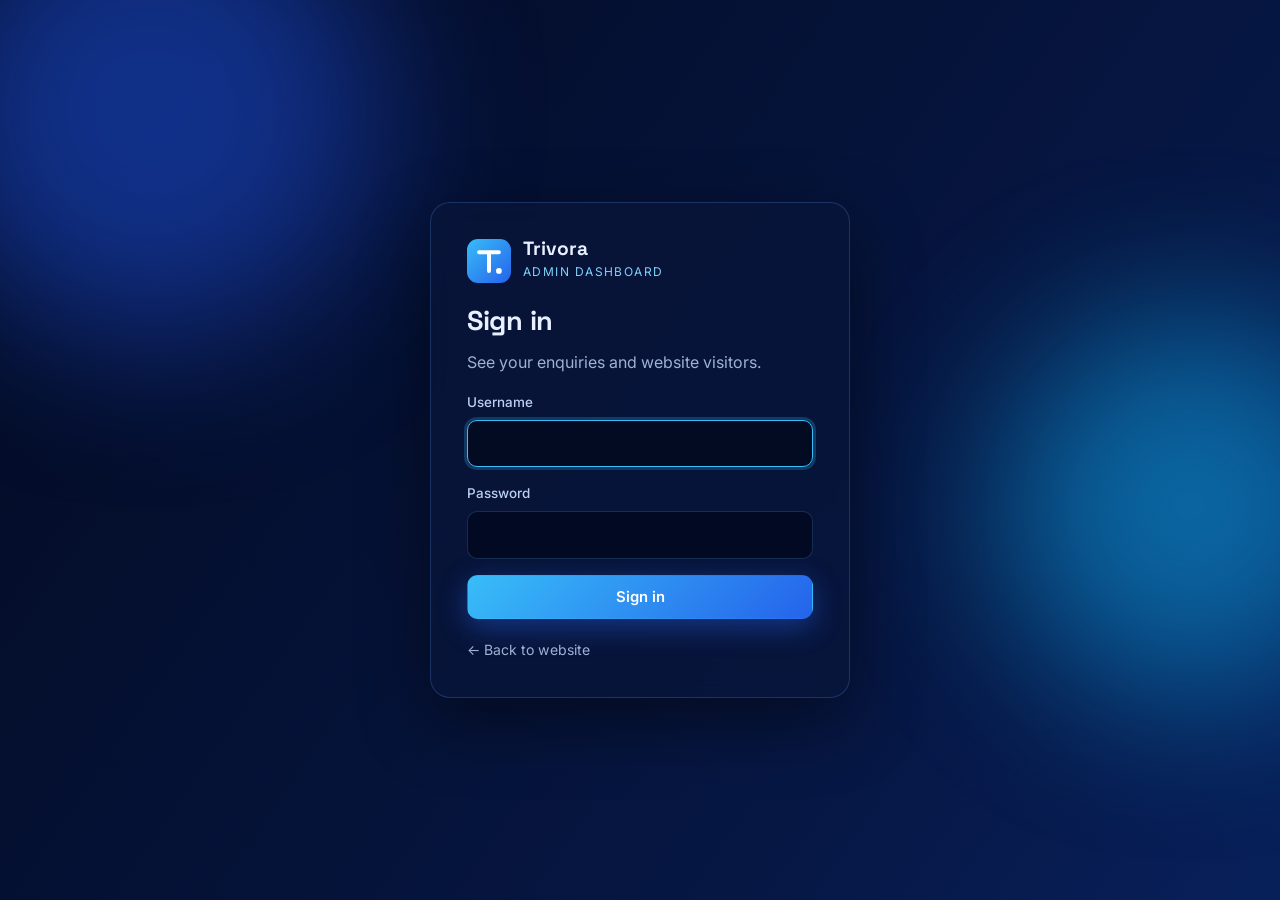
<file: trivora/frontend/admin/index.html>
<!doctype html>
<html lang="en">
<head>
  <meta charset="utf-8">
  <meta name="viewport" content="width=device-width, initial-scale=1">
  <meta name="robots" content="noindex,nofollow">
  <title>Dashboard | Trivora Admin</title>
  <link rel="preconnect" href="https://fonts.googleapis.com">
  <link rel="preconnect" href="https://fonts.gstatic.com" crossorigin>
  <link href="https://fonts.googleapis.com/css2?family=Inter:wght@400;500;600&family=Space+Grotesk:wght@500;600;700&display=swap" rel="stylesheet">
  <link rel="stylesheet" href="../css/theme.css">
  <link rel="stylesheet" href="../css/admin.css">
</head>
<body class="pending">
  <div class="bg" aria-hidden="true"><div class="bg-gradient"></div><div class="orb orb-1"></div><div class="orb orb-2"></div></div>

  <header class="topbar">
    <div class="topbar-inner">
      <div class="login-brand">
        <svg viewBox="0 0 40 40" width="36" height="36" aria-hidden="true"><defs><linearGradient id="lga" x1="0" y1="0" x2="1" y2="1"><stop offset="0" stop-color="#38bdf8"/><stop offset="1" stop-color="#2563eb"/></linearGradient></defs><rect width="40" height="40" rx="10" fill="url(#lga)"/><path d="M11 12h18M20 12v17" stroke="#fff" stroke-width="3.6" stroke-linecap="round" fill="none"/><circle cx="29" cy="29" r="2.6" fill="#fff"/></svg>
        <div><strong>Trivora</strong><span>Admin dashboard</span></div>
      </div>
      <div class="topbar-actions">
        <a class="link" href="../index.html" target="_blank" rel="noopener">View website</a>
        <span class="who" id="adminName"></span>
        <button class="btn btn-ghost btn-sm" type="button" id="logoutBtn">Sign out</button>
      </div>
    </div>
    <nav class="tabs" role="tablist">
      <button class="tab active" data-tab="overview" role="tab">Overview</button>
      <button class="tab" data-tab="enquiries" role="tab">Enquiries <span class="count" id="newCount" hidden>0</span></button>
      <button class="tab" data-tab="visitors" role="tab">Visitors</button>
      <button class="tab" data-tab="settings" role="tab">Settings</button>
    </nav>
  </header>

  <main class="container">
    <div class="toast" id="toast" role="status" aria-live="polite"></div>

    <!-- OVERVIEW -->
    <section class="panel active" id="tab-overview">
      <div class="stats">
        <div class="stat"><span>Total enquiries</span><strong id="sEnqTotal">-</strong></div>
        <div class="stat accent"><span>New (unanswered)</span><strong id="sEnqNew">-</strong></div>
        <div class="stat"><span>Enquiries today</span><strong id="sEnqToday">-</strong></div>
        <div class="stat"><span>Visits today</span><strong id="sVisToday">-</strong></div>
        <div class="stat"><span>Total visits</span><strong id="sVisTotal">-</strong></div>
        <div class="stat"><span>Unique visitors</span><strong id="sVisUnique">-</strong></div>
      </div>

      <div class="grid-2">
        <div class="box">
          <div class="box-head"><h2>Last 14 days</h2>
            <div class="legend"><span class="dot d-visits"></span>Visits <span class="dot d-enq"></span>Enquiries</div>
          </div>
          <div class="chart" id="chart"></div>
        </div>
        <div class="box">
          <h2>Breakdown</h2>
          <h3 class="sub">Enquiries by service</h3>
          <div class="bars" id="byService"></div>
          <h3 class="sub">Visitors by device</h3>
          <div class="bars" id="byDevice"></div>
        </div>
      </div>

      <div class="box">
        <div class="box-head"><h2>Latest enquiries</h2><button class="link-btn" type="button" data-goto="enquiries">View all &rarr;</button></div>
        <div id="recent"></div>
      </div>
    </section>

    <!-- ENQUIRIES -->
    <section class="panel" id="tab-enquiries">
      <div class="toolbar">
        <input type="search" id="enqSearch" placeholder="Search name, email, phone or message...">
        <select id="enqStatus"></select>
        <button class="btn btn-ghost btn-sm" type="button" id="exportEnquiries">Export CSV</button>
      </div>
      <div class="table-wrap">
        <table>
          <thead><tr><th>#</th><th>Received</th><th>Name</th><th>Contact</th><th>Service</th><th>Status</th><th></th></tr></thead>
          <tbody id="enqBody"><tr><td colspan="7" class="empty">Loading...</td></tr></tbody>
        </table>
      </div>
      <p class="muted small" id="enqCount"></p>
    </section>

    <!-- VISITORS -->
    <section class="panel" id="tab-visitors">
      <div class="toolbar">
        <label class="check"><input type="checkbox" id="showBots"> Show bots / crawlers</label>
        <button class="btn btn-ghost btn-sm" type="button" id="exportVisitors">Export CSV</button>
      </div>
      <div class="table-wrap">
        <table>
          <thead><tr><th>Time</th><th>IP address</th><th>Device</th><th>Browser</th><th>OS</th><th>Came from</th></tr></thead>
          <tbody id="visBody"><tr><td colspan="6" class="empty">Loading...</td></tr></tbody>
        </table>
      </div>
      <div class="more"><span class="muted small" id="visCount"></span><button class="btn btn-ghost btn-sm" type="button" id="visMore" hidden>Load more</button></div>
    </section>

    <!-- SETTINGS -->
    <section class="panel" id="tab-settings">
      <div class="grid-2">
        <div class="box">
          <h2>Change password</h2>
          <form id="pwForm" class="stack">
            <label>Current password<input type="password" name="current" autocomplete="current-password" required></label>
            <label>New password (min. 10 characters)<input type="password" name="new" autocomplete="new-password" minlength="10" required></label>
            <button class="btn btn-primary" type="submit">Update password</button>
          </form>
        </div>
        <div class="box">
          <h2>Company details (backend)</h2>
          <dl class="details" id="companyDetails"></dl>
          <p class="muted small">Used for emails. To change them edit <code>backend/server/config.py</code>, and the public site's copy in <code>frontend/index.html</code>.</p>
        </div>
      </div>
    </section>
  </main>

  <!-- Enquiry detail modal -->
  <div class="modal" id="modal" hidden>
    <div class="modal-card" role="dialog" aria-modal="true" aria-labelledby="mTitle">
      <button class="modal-x" id="mClose" type="button" aria-label="Close">&times;</button>
      <h2 id="mTitle">Enquiry</h2>
      <dl class="details" id="mDetails"></dl>
      <div class="msg-box" id="mMessage"></div>
      <label>Status <select id="mStatus"></select></label>
      <label>Private notes
        <textarea id="mNotes" rows="3" maxlength="2000" placeholder="Follow-up notes, quote sent, etc."></textarea>
      </label>
      <div class="modal-actions">
        <a class="btn btn-ghost btn-sm" id="mReply" href="#">Reply by email</a>
        <a class="btn btn-ghost btn-sm" id="mCall" href="#">Call</a>
        <span class="spacer"></span>
        <button class="btn btn-danger btn-sm" id="mDelete" type="button">Delete</button>
        <button class="btn btn-primary btn-sm" id="mSave" type="button">Save</button>
      </div>
    </div>
  </div>

  <script type="module" src="../js/admin/dashboard.js"></script>
</body>
</html>
</file>
<file: trivora/frontend/css/theme.css>
/* Trivora shared theme: colours, fonts, animated blue background, buttons.
   Loaded by BOTH the public site and the admin dashboard. */
:root {
  --bg: #030a1c;
  --text: #e8f0ff;
  --muted: #9db2d6;
  --blue-300: #7dd3fc;
  --blue-400: #38bdf8;
  --blue-500: #3b82f6;
  --blue-600: #2563eb;
  --glass: rgba(9, 22, 58, .58);
  --glass-border: rgba(96, 165, 250, .22);
  --radius: 18px;
  --font-body: 'Inter', system-ui, -apple-system, 'Segoe UI', sans-serif;
  --font-head: 'Space Grotesk', 'Inter', system-ui, sans-serif;
  --font-mono: 'JetBrains Mono', ui-monospace, 'SFMono-Regular', Menlo, monospace;
}

*, *::before, *::after { box-sizing: border-box; }
html { scroll-behavior: smooth; scroll-padding-top: 84px; }
body {
  margin: 0;
  font-family: var(--font-body);
  background: var(--bg);
  color: var(--text);
  line-height: 1.65;
  -webkit-font-smoothing: antialiased;
  overflow-x: hidden;
}
img, svg { max-width: 100%; }
a { color: inherit; text-decoration: none; }
h1, h2, h3, h4 { font-family: var(--font-head); line-height: 1.15; margin: 0 0 .5em; letter-spacing: -.01em; }
p { margin: 0 0 1em; }
.wrap { width: min(1160px, 100% - 40px); margin-inline: auto; }
.narrow { width: min(820px, 100% - 40px); }

/* ---------- Animated blue background ---------- */
.bg { position: fixed; inset: 0; z-index: -1; overflow: hidden; background: var(--bg); }
.bg-gradient {
  position: absolute; inset: -20%;
  background: linear-gradient(125deg, #020617, #07194a, #0b3a9c, #0369a1, #1d4ed8, #0b2a73, #020617);
  background-size: 400% 400%;
  animation: shiftBlue 22s ease-in-out infinite;
  opacity: .9;
}
@keyframes shiftBlue {
  0%   { background-position: 0% 50%;   filter: hue-rotate(0deg); }
  50%  { background-position: 100% 50%; filter: hue-rotate(-14deg); }
  100% { background-position: 0% 50%;   filter: hue-rotate(0deg); }
}
.bg-grid {
  position: absolute; inset: 0;
  background-image:
    linear-gradient(rgba(125, 211, 252, .06) 1px, transparent 1px),
    linear-gradient(90deg, rgba(125, 211, 252, .06) 1px, transparent 1px);
  background-size: 52px 52px;
  mask-image: radial-gradient(ellipse at 50% 30%, #000 20%, transparent 75%);
  -webkit-mask-image: radial-gradient(ellipse at 50% 30%, #000 20%, transparent 75%);
  animation: gridMove 30s linear infinite;
}
@keyframes gridMove { to { background-position: 52px 52px, 52px 52px; } }
.orb { position: absolute; border-radius: 50%; filter: blur(80px); opacity: .55; will-change: transform; }
.orb-1 { width: 460px; height: 460px; background: #1d4ed8; top: -120px; left: -80px; animation: float1 18s ease-in-out infinite; }
.orb-2 { width: 380px; height: 380px; background: #0ea5e9; top: 35%; right: -100px; animation: float2 22s ease-in-out infinite; }
.orb-3 { width: 420px; height: 420px; background: #3730a3; bottom: -140px; left: 30%; animation: float3 26s ease-in-out infinite; }
@keyframes float1 { 0%,100% { transform: translate(0,0); } 50% { transform: translate(120px, 90px); } }
@keyframes float2 { 0%,100% { transform: translate(0,0); } 50% { transform: translate(-140px, 70px); } }
@keyframes float3 { 0%,100% { transform: translate(0,0); } 50% { transform: translate(90px, -110px); } }
#net { position: absolute; inset: 0; width: 100%; height: 100%; }
.bg-vignette { position: absolute; inset: 0; background: radial-gradient(ellipse at center, transparent 35%, rgba(2, 6, 23, .7) 100%); }

/* ---------- Buttons ---------- */
.btn {
  display: inline-flex; align-items: center; justify-content: center; gap: 8px;
  padding: 14px 26px; border-radius: 12px; font-weight: 600; font-size: .98rem;
  border: 1px solid transparent; cursor: pointer; font-family: var(--font-body);
  transition: transform .2s, box-shadow .2s, background .2s, border-color .2s;
}
.btn:hover { transform: translateY(-2px); }
.btn-primary { background: linear-gradient(135deg, var(--blue-400), var(--blue-600)); color: #fff; box-shadow: 0 8px 28px rgba(37, 99, 235, .45); }
.btn-primary:hover { box-shadow: 0 12px 36px rgba(56, 189, 248, .5); }
.btn-ghost { background: rgba(255, 255, 255, .04); border-color: var(--glass-border); color: #fff; }
.btn-ghost:hover { background: rgba(96, 165, 250, .14); border-color: var(--blue-400); }
.btn-sm { padding: 9px 18px; font-size: .88rem; color: #fff; }
.btn-block { width: 100%; }
.btn[disabled] { opacity: .65; cursor: progress; transform: none; }

/* ---------- Glass ---------- */
.glass {
  background: var(--glass);
  border: 1px solid var(--glass-border);
  border-radius: var(--radius);
  backdrop-filter: blur(14px); -webkit-backdrop-filter: blur(14px);
  box-shadow: 0 10px 40px rgba(0, 0, 0, .25), inset 0 1px 0 rgba(255, 255, 255, .05);
}


/* Respect reduced-motion preferences everywhere */
@media (prefers-reduced-motion: reduce) {
  *, *::before, *::after { animation-duration: .001ms !important; animation-iteration-count: 1 !important; transition-duration: .001ms !important; }
}
</file>
<file: trivora/frontend/css/admin.css>
/* Trivora admin dashboard styles. Loads after theme.css (shared colours, fonts, background, buttons). */

:root { --panel: rgba(9, 22, 58, .72); }

body { min-height: 100vh; line-height: 1.55; }
body.pending .topbar, body.pending .container { visibility: hidden; } /* hidden until sign-in is confirmed */
h2 { font-size: 1.15rem; }
code { background: rgba(56, 189, 248, .12); padding: 2px 6px; border-radius: 6px; font-size: .85em; }
.muted { color: var(--muted); }
.small { font-size: .85rem; }

/* buttons (base styles come from theme.css) */
.btn { padding: 12px 22px; font-size: .93rem; border-radius: 11px; }
.btn-sm { padding: 8px 16px; font-size: .84rem; }
.btn-danger { background: rgba(248, 113, 113, .14); border-color: rgba(248, 113, 113, .5); color: #fecaca; }
.btn-danger:hover { background: rgba(248, 113, 113, .28); }

/* login */
.login-body { display: grid; place-items: center; padding: 24px; }
.login-card { width: min(420px, 100%); background: var(--panel); border: 1px solid var(--glass-border); border-radius: 20px; padding: 36px; backdrop-filter: blur(16px); -webkit-backdrop-filter: blur(16px); box-shadow: 0 24px 70px rgba(0, 0, 0, .45); }
.login-card h1 { font-size: 1.7rem; margin-top: 22px; }
.login-card form { display: grid; gap: 16px; margin-top: 18px; }
.login-brand { display: flex; align-items: center; gap: 12px; }
.login-brand strong { display: block; font-family: var(--font-head); font-size: 1.2rem; line-height: 1; }
.login-brand span { font-size: .75rem; letter-spacing: .12em; text-transform: uppercase; color: var(--blue-300); }
.back { display: inline-block; margin-top: 20px; color: var(--muted); font-size: .88rem; }
.back:hover { color: #fff; }
.alert { margin: 14px 0 0; background: rgba(248, 113, 113, .14); border: 1px solid rgba(248, 113, 113, .5); color: #fecaca; padding: 11px 14px; border-radius: 10px; font-size: .9rem; }
.alert[hidden] { display: none; }

/* form controls */
label { display: grid; gap: 7px; font-size: .84rem; font-weight: 500; color: #bcd0f5; }
input, select, textarea { width: 100%; font: inherit; font-size: .94rem; color: #fff; background: rgba(2, 8, 28, .75); border: 1px solid var(--glass-border); border-radius: 10px; padding: 11px 14px; }
select option { background: #0a1a45; }
input:focus, select:focus, textarea:focus { outline: none; border-color: var(--blue-400); box-shadow: 0 0 0 3px rgba(56, 189, 248, .22); }
input[type=checkbox] { width: auto; }
.check { display: flex; align-items: center; gap: 8px; }

/* layout */
.topbar { position: sticky; top: 0; z-index: 20; background: rgba(3, 10, 28, .85); backdrop-filter: blur(14px); -webkit-backdrop-filter: blur(14px); border-bottom: 1px solid var(--glass-border); }
.topbar-inner { max-width: 1240px; margin: 0 auto; padding: 14px 24px; display: flex; align-items: center; justify-content: space-between; gap: 16px; flex-wrap: wrap; }
.topbar-actions { display: flex; align-items: center; gap: 16px; }
.link { color: var(--blue-300); font-size: .9rem; }
.link:hover { color: #fff; }
.who { color: var(--muted); font-size: .88rem; }
.tabs { max-width: 1240px; margin: 0 auto; padding: 0 24px; display: flex; gap: 6px; overflow-x: auto; }
.tab { background: none; border: 0; border-bottom: 2px solid transparent; color: var(--muted); font: 500 .95rem var(--font-body); padding: 12px 16px; cursor: pointer; white-space: nowrap; }
.tab:hover { color: #fff; }
.tab.active { color: #fff; border-color: var(--blue-400); }
.count { display: inline-block; min-width: 20px; padding: 0 6px; margin-left: 4px; border-radius: 999px; background: var(--blue-500); color: #fff; font-size: .72rem; line-height: 20px; text-align: center; }
.container { max-width: 1240px; margin: 0 auto; padding: 28px 24px 80px; }
.panel { display: none; }
.panel.active { display: block; animation: fade .3s; }
@keyframes fade { from { opacity: 0; transform: translateY(6px); } }

.stats { display: grid; grid-template-columns: repeat(6, 1fr); gap: 14px; margin-bottom: 20px; }
.stat { background: var(--panel); border: 1px solid var(--glass-border); border-radius: 16px; padding: 18px 20px; backdrop-filter: blur(12px); -webkit-backdrop-filter: blur(12px); }
.stat span { display: block; font-size: .78rem; color: var(--muted); text-transform: uppercase; letter-spacing: .06em; }
.stat strong { font-family: var(--font-head); font-size: 1.9rem; }
.stat.accent { border-color: rgba(56, 189, 248, .6); box-shadow: 0 0 30px rgba(56, 189, 248, .15); }
.grid-2 { display: grid; grid-template-columns: 1.4fr 1fr; gap: 18px; margin-bottom: 18px; }
.box { background: var(--panel); border: 1px solid var(--glass-border); border-radius: 16px; padding: 22px; margin-bottom: 18px; backdrop-filter: blur(12px); -webkit-backdrop-filter: blur(12px); }
.grid-2 .box { margin-bottom: 0; }
.box-head { display: flex; align-items: center; justify-content: space-between; margin-bottom: 8px; gap: 12px; }
.sub { font-size: .8rem; text-transform: uppercase; letter-spacing: .08em; color: var(--muted); margin: 18px 0 10px; font-family: var(--font-body); font-weight: 500; }
.legend { font-size: .8rem; color: var(--muted); display: flex; align-items: center; gap: 6px; }
.dot { width: 9px; height: 9px; border-radius: 3px; display: inline-block; margin-left: 8px; }
.d-visits { background: var(--blue-500); }
.d-enq { background: #4ade80; }
.link-btn { background: none; border: 0; color: var(--blue-300); font: 500 .88rem var(--font-body); cursor: pointer; }

/* chart */
.chart { display: flex; align-items: flex-end; gap: 8px; height: 220px; padding-top: 12px; }
.col { flex: 1; display: flex; flex-direction: column; align-items: center; justify-content: flex-end; height: 100%; gap: 6px; min-width: 0; }
.col .pair { display: flex; align-items: flex-end; gap: 2px; width: 100%; justify-content: center; flex: 1; }
.col .bar { width: 42%; max-width: 16px; min-height: 2px; border-radius: 4px 4px 0 0; background: linear-gradient(180deg, var(--blue-400), var(--blue-600)); transition: height .6s ease; }
.col .bar.e { background: linear-gradient(180deg, #86efac, #22c55e); }
.col .lbl { font-size: .66rem; color: var(--muted); white-space: nowrap; }

.bars { display: grid; gap: 10px; }
.brow { display: grid; grid-template-columns: 130px 1fr 34px; gap: 10px; align-items: center; font-size: .86rem; }
.brow .track { height: 8px; background: rgba(96, 165, 250, .15); border-radius: 99px; overflow: hidden; }
.brow .fill { height: 100%; background: linear-gradient(90deg, var(--blue-400), var(--blue-600)); border-radius: 99px; transition: width .6s ease; }
.brow .n { text-align: right; color: var(--muted); }

/* tables */
.toolbar { display: flex; gap: 12px; align-items: center; flex-wrap: wrap; margin-bottom: 16px; }
.toolbar input[type=search] { flex: 1; min-width: 220px; }
.toolbar select { width: auto; }
.table-wrap { background: var(--panel); border: 1px solid var(--glass-border); border-radius: 16px; overflow-x: auto; backdrop-filter: blur(12px); -webkit-backdrop-filter: blur(12px); }
table { width: 100%; border-collapse: collapse; font-size: .9rem; }
th { text-align: left; padding: 14px 16px; font-size: .72rem; text-transform: uppercase; letter-spacing: .08em; color: var(--muted); border-bottom: 1px solid var(--glass-border); white-space: nowrap; }
td { padding: 14px 16px; border-bottom: 1px solid rgba(96, 165, 250, .1); vertical-align: top; }
tbody tr:last-child td { border-bottom: 0; }
tbody tr.row-click { cursor: pointer; }
tbody tr.row-click:hover { background: rgba(56, 189, 248, .07); }
td.empty { text-align: center; color: var(--muted); padding: 40px; }
td small { display: block; color: var(--muted); }
.nowrap { white-space: nowrap; }
.pill { display: inline-block; padding: 3px 11px; border-radius: 999px; font-size: .74rem; font-weight: 600; border: 1px solid; white-space: nowrap; }
.pill.new { color: #7dd3fc; border-color: rgba(125, 211, 252, .5); background: rgba(56, 189, 248, .14); }
.pill.contacted { color: #fcd34d; border-color: rgba(252, 211, 77, .45); background: rgba(252, 211, 77, .1); }
.pill.in_progress { color: #c4b5fd; border-color: rgba(196, 181, 253, .45); background: rgba(196, 181, 253, .1); }
.pill.won { color: #86efac; border-color: rgba(134, 239, 172, .45); background: rgba(134, 239, 172, .1); }
.pill.closed { color: #cbd5e1; border-color: rgba(203, 213, 225, .35); background: rgba(203, 213, 225, .08); }
.more { display: flex; justify-content: space-between; align-items: center; margin-top: 14px; }

.recent-item { display: flex; justify-content: space-between; gap: 14px; padding: 12px 0; border-bottom: 1px solid rgba(96, 165, 250, .1); cursor: pointer; }
.recent-item:last-child { border-bottom: 0; }
.recent-item:hover strong { color: var(--blue-300); }
.recent-item p { margin: 2px 0 0; color: var(--muted); font-size: .86rem; max-width: 640px; overflow: hidden; text-overflow: ellipsis; white-space: nowrap; }
.recent-item .when { color: var(--muted); font-size: .8rem; white-space: nowrap; }

.stack { display: grid; gap: 16px; }
.details { display: grid; grid-template-columns: 110px 1fr; gap: 8px 14px; margin: 0 0 16px; font-size: .92rem; }
.details dt { color: var(--muted); }
.details dd { margin: 0; word-break: break-word; }
.details a { color: var(--blue-300); }

/* modal + toast */
.modal { position: fixed; inset: 0; z-index: 50; background: rgba(2, 6, 23, .75); backdrop-filter: blur(6px); display: grid; place-items: center; padding: 20px; overflow-y: auto; }
.modal[hidden] { display: none; }
.modal-card { width: min(620px, 100%); background: #0a1a45; border: 1px solid var(--glass-border); border-radius: 18px; padding: 28px; position: relative; display: grid; gap: 14px; box-shadow: 0 30px 90px rgba(0, 0, 0, .6); }
.modal-card h2 { margin: 0; font-size: 1.3rem; }
.modal-x { position: absolute; top: 14px; right: 16px; background: none; border: 0; color: var(--muted); font-size: 1.8rem; cursor: pointer; line-height: 1; }
.msg-box { background: rgba(2, 8, 28, .7); border: 1px solid var(--glass-border); border-radius: 12px; padding: 14px 16px; white-space: pre-wrap; word-break: break-word; max-height: 220px; overflow-y: auto; font-size: .93rem; }
.modal-actions { display: flex; gap: 10px; align-items: center; flex-wrap: wrap; }
.spacer { flex: 1; }
.toast { position: fixed; bottom: 24px; left: 50%; transform: translate(-50%, 30px); opacity: 0; background: #0b2a73; border: 1px solid var(--blue-400); padding: 12px 22px; border-radius: 12px; z-index: 80; transition: all .3s; pointer-events: none; font-size: .92rem; }
.toast.show { opacity: 1; transform: translate(-50%, 0); }
.toast.err { border-color: #f87171; background: #4c1d1d; }

@media (max-width: 1000px) { .stats { grid-template-columns: repeat(3, 1fr); } .grid-2 { grid-template-columns: 1fr; } }
@media (max-width: 560px) {
  .stats { grid-template-columns: repeat(2, 1fr); }
  .topbar-inner, .container { padding-inline: 16px; }
  .brow { grid-template-columns: 100px 1fr 30px; }
  .details { grid-template-columns: 90px 1fr; }
}
</file>
